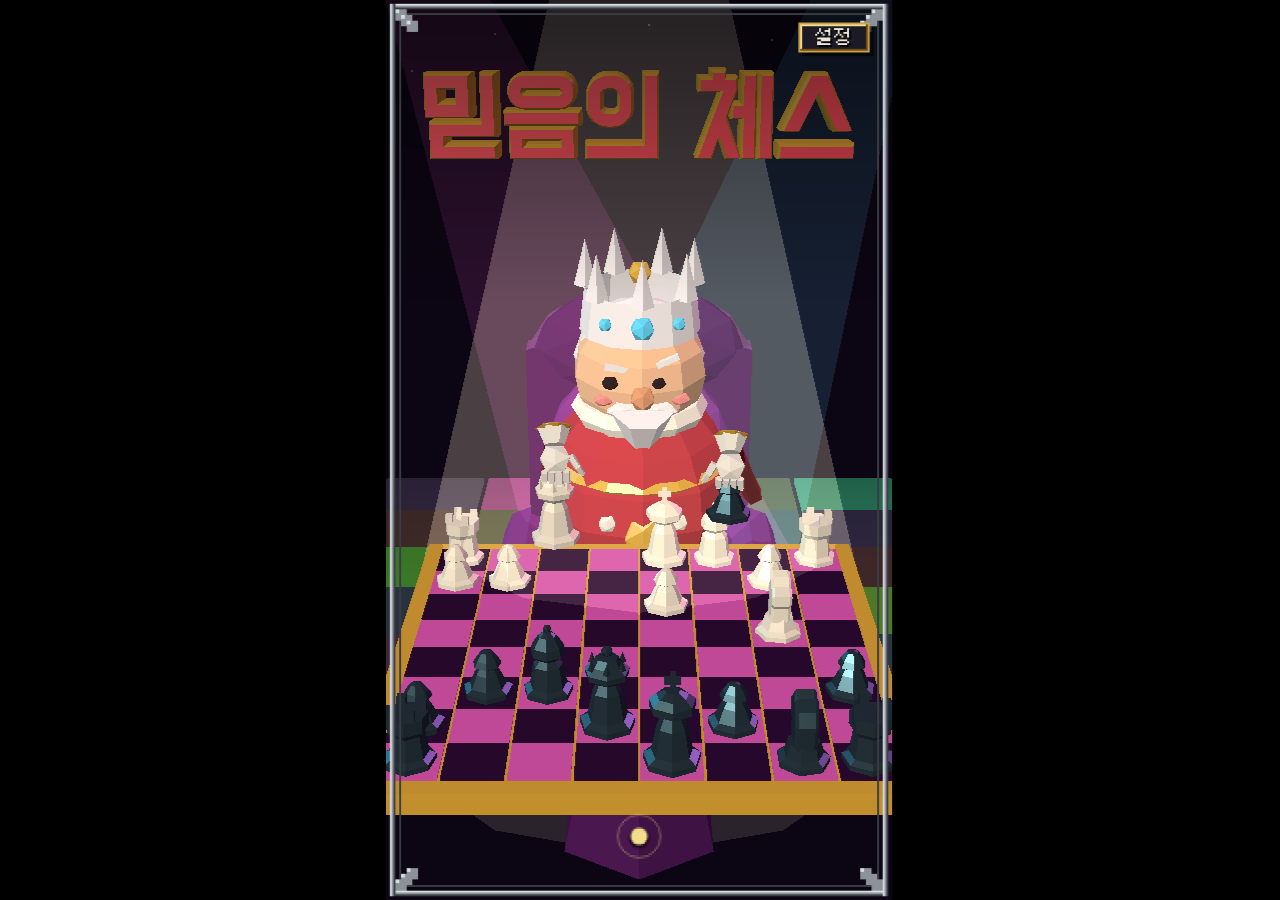
<file: faith-chess/index.html>
<!doctype html>
<html lang="ko">
<head>
<meta charset="utf-8">
<meta name="viewport" content="width=device-width, initial-scale=1, maximum-scale=1, user-scalable=no, viewport-fit=cover">
<meta name="theme-color" content="#000000">
<meta name="apple-mobile-web-app-capable" content="yes">
<meta name="mobile-web-app-capable" content="yes">
<meta property="og:type" content="website">
<meta property="og:site_name" content="믿음의 체스">
<meta property="og:locale" content="ko_KR">
<meta property="og:url" content="https://moedisoya13.github.io/faith-chess/">
<meta property="og:title" content="믿음의 체스">
<meta property="og:image" content="https://moedisoya13.github.io/faith-chess/assets/title.png?v=mw1bxxs8">
<meta property="og:image:width" content="1200">
<meta property="og:image:height" content="630">
<meta property="og:image:alt" content="믿음의 체스">
<meta name="twitter:card" content="summary_large_image">
<meta name="twitter:title" content="믿음의 체스">
<meta name="twitter:image" content="https://moedisoya13.github.io/faith-chess/assets/title.png?v=mw1bxxs8">
<title>믿음의 체스</title>
<link rel="stylesheet" href="style.css?v=mw1bxxs8">
<script>globalThis.FAITH_TARGET = 'web';</script>
</head>
<body>
  <div id="stage">
    <canvas id="gl" width="270" height="480" aria-label="체스판"></canvas>
    <canvas id="out" width="270" height="480" aria-hidden="true"></canvas>
    <canvas id="ui" width="270" height="480" aria-label="게임 화면"></canvas>
    <div id="dom" hidden></div>
  </div>
  <noscript>자바스크립트가 필요합니다.</noscript>
  <script src="vendor/qrcode.js"></script>
  <script src="vendor/peerjs.min.js"></script>
  <script type="module" src="app.js?v=mw1bxxs8"></script>
</body>
</html>
</file>
<file: faith-chess/style.css>
@font-face { font-family: 'Galmuri9'; src: url('assets/fonts/Galmuri9.woff2') format('woff2'); font-display: block; }
@font-face { font-family: 'Galmuri11'; src: url('assets/fonts/Galmuri11.woff2') format('woff2'); font-weight: 400; font-display: block; }
@font-face { font-family: 'Galmuri11'; src: url('assets/fonts/Galmuri11-Bold.woff2') format('woff2'); font-weight: 700; font-display: block; }
@font-face { font-family: 'Galmuri14'; src: url('assets/fonts/Galmuri14.woff2') format('woff2'); font-display: block; }

/* 세로 270×480 내부 해상도. --s = 화면 배율 (JS가 계산) */
:root {
  --s: 1.5; --fs: 1.5;
  --bg: #000000; --panel: #0a0810; --ink: #ece6d6; --dim: #8a8578;
  --accent: #c9a24a; --accent-hi: #f3dc8a; --line: #8d9299; --btn: #1c1a24; --btn-primary: #3a2a10;
  --danger: #8e1a1a; --warn: #ff6b6b;
  --pixel: 'Galmuri11', 'Apple SD Gothic Neo', 'Malgun Gothic', monospace;
  --pixel-sm: 'Galmuri9', 'Apple SD Gothic Neo', 'Malgun Gothic', monospace;
  color-scheme: dark;
}
* { box-sizing: border-box; }
html, body { margin: 0; height: 100%; background: var(--bg); overflow: hidden; touch-action: none; -webkit-user-select: none; user-select: none; overscroll-behavior: none; }
body { display: flex; align-items: center; justify-content: center; font-family: var(--pixel); color: var(--ink); }
body.artifact { padding-left: max(16px, env(safe-area-inset-left, 0px)); padding-right: max(16px, env(safe-area-inset-right, 0px)); }

#stage { position: relative; flex: none; width: calc(270px * var(--s)); height: calc(480px * var(--s)); }
#stage canvas { position: absolute; inset: 0; width: 100%; height: 100%; image-rendering: pixelated; image-rendering: crisp-edges; }
/* 3D(#gl)와 HUD(#ui)는 내부 해상도 작업면, #out이 기기 픽셀로 합성한 실제 화면. #ui는 투명하게 두고 터치만 받는다. */
#gl { z-index: 0; }
#out { z-index: 1; pointer-events: none; }
#ui { z-index: 2; opacity: 0; }

/* 로비 입력 폼: 내부 해상도 단위 × --s */
#dom { position: absolute; inset: 0; z-index: 3; pointer-events: none; }
#dom .panel {
  pointer-events: auto; position: absolute;
  left: calc(15px * var(--s)); top: calc(62px * var(--s)); width: calc(240px * var(--s));
  background: var(--panel); border: calc(1px * var(--s)) solid var(--accent);
  box-shadow: calc(2px * var(--s)) calc(2px * var(--s)) 0 #000, inset 0 0 0 calc(1px * var(--s)) #000;
  padding: calc(8px * var(--s));
  font-size: calc(12px * var(--fs)); line-height: 1.25;
}
#dom label { display: block; color: var(--accent); font-family: var(--pixel-sm); font-size: calc(10px * var(--fs)); margin: calc(6px * var(--s)) 0 calc(2px * var(--s)); }
#dom label:first-child { margin-top: 0; }
#dom input {
  display: block; width: 100%; min-width: 0;
  font: inherit; font-family: var(--pixel); font-size: calc(12px * var(--fs));
  color: #fff; background: #000; border: calc(1px * var(--s)) solid var(--line); outline: none;
  padding: calc(3px * var(--s)) calc(4px * var(--s)); margin: 0; border-radius: 0;
  -webkit-user-select: text; user-select: text;
}
#dom input:focus-visible, #dom input:focus { border-color: var(--accent-hi); }
#dom input.code { text-transform: uppercase; letter-spacing: calc(3px * var(--s)); }
#dom .row { display: flex; gap: calc(4px * var(--s)); margin-top: calc(6px * var(--s)); }
#dom .row.tight { margin-top: 0; }
#dom button {
  flex: 1; min-width: 0; font: inherit; font-family: var(--pixel); font-size: calc(12px * var(--fs));
  color: var(--ink); background: var(--btn); border: calc(1px * var(--s)) solid var(--accent); border-radius: 0;
  padding: calc(5px * var(--s)) calc(2px * var(--s)); cursor: pointer;
  box-shadow: calc(1px * var(--s)) calc(1px * var(--s)) 0 #000;
}
#dom button.narrow { flex: 0 0 36%; }
#dom button.primary { background: var(--danger); }
#dom button:focus-visible { outline: calc(1px * var(--s)) solid var(--accent-hi); outline-offset: calc(1px * var(--s)); }
#dom button:active { transform: translate(calc(1px * var(--s)), calc(1px * var(--s))); box-shadow: none; }
#dom button:disabled, #dom input:disabled { opacity: 0.4; cursor: not-allowed; }
/* 공개 웹 로비: 이름 한 줄만 (전화기·번호·버튼은 캔버스) */
#dom .panel.slim { top: calc(42px * var(--s)); display: flex; align-items: center; gap: calc(6px * var(--s)); padding: calc(4px * var(--s)) calc(6px * var(--s)); }
#dom .panel.slim label { margin: 0; flex: none; }
#dom .rooms { display: flex; flex-direction: column; gap: calc(3px * var(--s)); }
#dom .rooms button { text-align: left; padding-left: calc(6px * var(--s)); background: #000; }
#dom .rooms .empty { color: var(--dim); font-family: var(--pixel-sm); font-size: calc(10px * var(--fs)); padding: calc(3px * var(--s)) 0; }
#dom .hint { color: var(--dim); font-family: var(--pixel-sm); font-size: calc(10px * var(--fs)); margin-top: calc(4px * var(--s)); }
#dom .err { color: var(--warn); font-family: var(--pixel-sm); font-size: calc(10px * var(--fs)); margin-top: calc(4px * var(--s)); min-height: calc(10px * var(--s)); }
@media (prefers-reduced-motion: reduce) { #dom button:active { transform: none; } }
</file>
